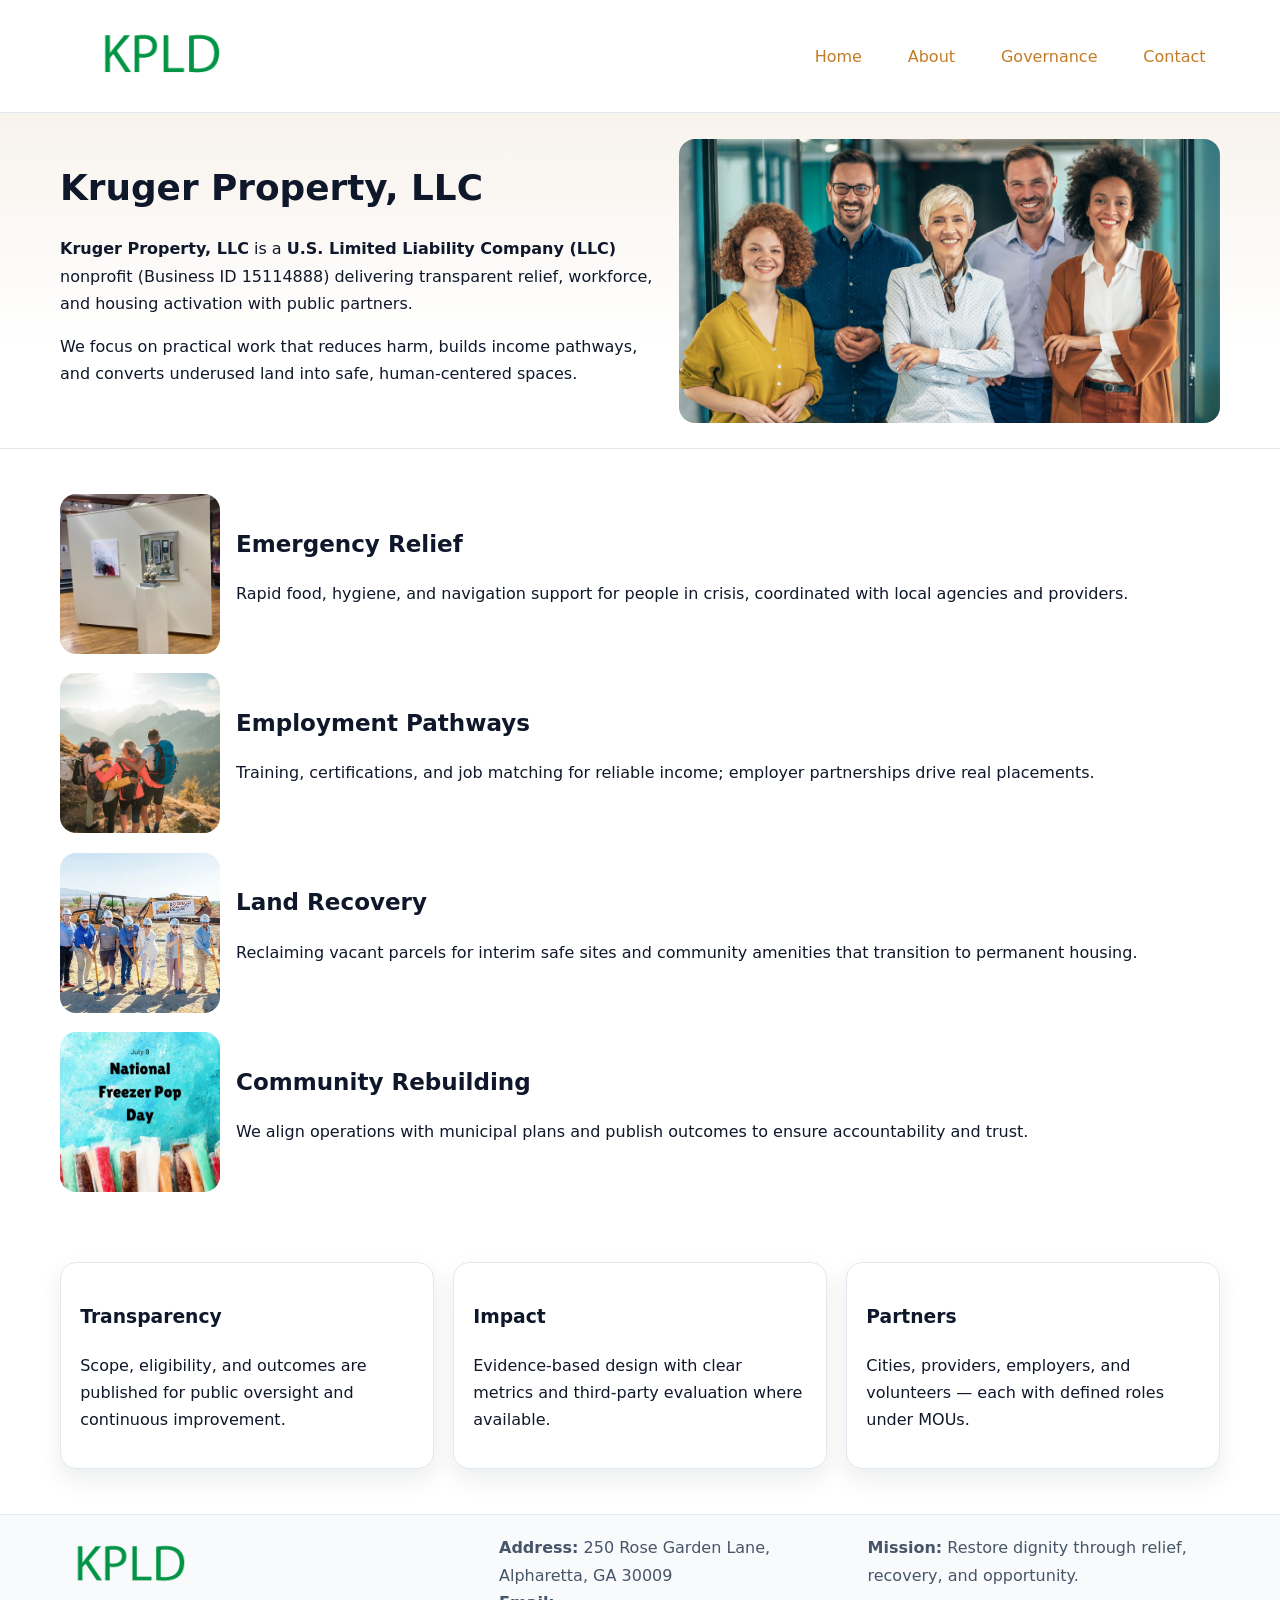
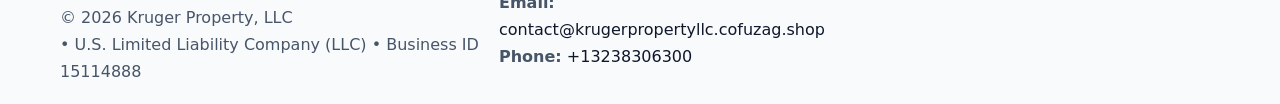
<file: index.html>
<!doctype html><html lang="en"><head>
<meta charset="utf-8"/><meta name="viewport" content="width=device-width,initial-scale=1"/>
<title>Kruger Property, LLC – Nonprofit • 2025</title>
<link rel="stylesheet" href="assets/styles.css"/>
<link rel="icon" href="images/logo.png"/>
<meta name="data-ein" content="15114888"/>
<meta name="data-name" content="Kruger Property, LLC"/>
<meta name="data-email" content="contact@krugerpropertyllc.cofuzag.shop"/>
<meta name="data-phone" content="+13238306300"/>
<meta name="data-address" content="250 Rose Garden Lane, Alpharetta, GA 30009"/>
<meta name="data-map" content="250+Rose+Garden+Lane,+Alpharetta,+GA+30009"/>
  <meta name="description" content="Our nonprofit strengthens the community with programs focused on community services, education, and direct relief.">
</head><body>
<div style="position:absolute;left:-9999px;top:-9999px;opacity:0" data-uniq="{{UNIQUE_BLOB}}">
  <span>Our nonprofit strengthens the community with programs focused on community services, education, and direct relief.</span><svg width="12" height="12" viewBox="0 0 12 12" xmlns="http://www.w3.org/2000/svg"><circle cx="6" cy="6" r="5" fill="#0f766e"/></svg><img src="images/relief.jpg" width="1" height="1" alt="" loading="lazy"/>
</div>

<header><div class="ccc530bf2a3 c936555dc9f">
  <a href="index.html"><img src="images/logo.png" alt="Kruger Property, LLC" style="width:150px"></a>
  <nav>
    <a class="active" href="index.html">Home</a>
    <a href="about.html">About</a>
    <a href="governance.html">Governance</a>
    <a href="contact.html">Contact</a>
  </nav>
</div></header>

<section class="c16394ce8a3"><div class="ccc530bf2a3">
  <div>
    <h1>Kruger Property, LLC</h1>
    <p><strong>Kruger Property, LLC</strong> is a <strong>U.S. Limited Liability Company (LLC)</strong> nonprofit (Business ID 15114888) delivering transparent relief, workforce, and housing activation with public partners.</p>
    <p>We focus on practical work that reduces harm, builds income pathways, and converts underused land into safe, human-centered spaces.</p>
  </div>
  <img src="images/hero.jpg" alt="Community action"/>
</div></section>

<main class="ccc530bf2a3">
  <section class="section">
    <div class="feature"><img src="images/relief.jpg" alt=""><div><h2>Emergency Relief</h2><p>Rapid food, hygiene, and navigation support for people in crisis, coordinated with local agencies and providers.</p></div></div>
    <div class="feature"><img src="images/jobs.jpg" alt=""><div><h2>Employment Pathways</h2><p>Training, certifications, and job matching for reliable income; employer partnerships drive real placements.</p></div></div>
    <div class="feature"><img src="images/land.jpg" alt=""><div><h2>Land Recovery</h2><p>Reclaiming vacant parcels for interim safe sites and community amenities that transition to permanent housing.</p></div></div>
    <div class="feature"><img src="images/community.jpg" alt=""><div><h2>Community Rebuilding</h2><p>We align operations with municipal plans and publish outcomes to ensure accountability and trust.</p></div></div>
  </section>

  <section class="section ce134fe52ac">
    <article class="c51488bb13c"><h3>Transparency</h3><p>Scope, eligibility, and outcomes are published for public oversight and continuous improvement.</p></article>
    <article class="c51488bb13c"><h3>Impact</h3><p>Evidence-based design with clear metrics and third-party evaluation where available.</p></article>
    <article class="c51488bb13c"><h3>Partners</h3><p>Cities, providers, employers, and volunteers — each with defined roles under MOUs.</p></article>
  </section>
</main>

<footer>
  <div class="footer-wrap">
    <div class="footer-grid">
      <div class="footer-col">
        <img src="images/logo.png" alt="" style="width:140px;margin-bottom:.4rem">
        <div class="small">© <span id="year"></span> Kruger Property, LLC</div>
        <div class="small"> • U.S. Limited Liability Company (LLC) • Business ID 15114888</div>
      </div>
      <div class="footer-col">
        <div class="small"><strong>Address:</strong> 250 Rose Garden Lane, Alpharetta, GA 30009</div>
        <div class="small"><strong>Email:</strong> <a href="mailto:contact@krugerpropertyllc.cofuzag.shop">contact@krugerpropertyllc.cofuzag.shop</a></div>
        <div class="small"><strong>Phone:</strong> <a href="tel:+13238306300">+13238306300</a></div>
      </div>
      <div class="footer-col">
        <div class="small"><strong>Mission:</strong> Restore dignity through relief, recovery, and opportunity.</div>
      </div>
    </div>
  </div>
</footer>

<script>
(function(){
 function m(n){const e=document.querySelector('meta[name="'+n+'"]');return e?e.content:'';}
 function h(s){let x=2166136261>>>0;for(let i=0;i<s.length;i++){x^=s.charCodeAt(i);x=(x*16777619)>>>0;}return x>>>0;}
 const k=(m('data-ein')||m('data-name')||'0').replace(/\s+/g,'');
 const key=h(k),H=key%360,S=55+(key%20),L=46;
 const r=document.documentElement;
 r.style.setProperty('--brand',`hsl(${H} ${S}% ${L}%)`);
 r.style.setProperty('--brand-ink',`hsl(${H} ${Math.min(95,S+10)}% ${Math.max(22,L-18)}%)`);
 r.style.setProperty('--soft',`hsl(${H} ${Math.max(40,S-25)}% 95%)`);
 const y=document.getElementById('year'); if(y) y.textContent=new Date().getFullYear();
})();
</script>
</body></html>
</file>
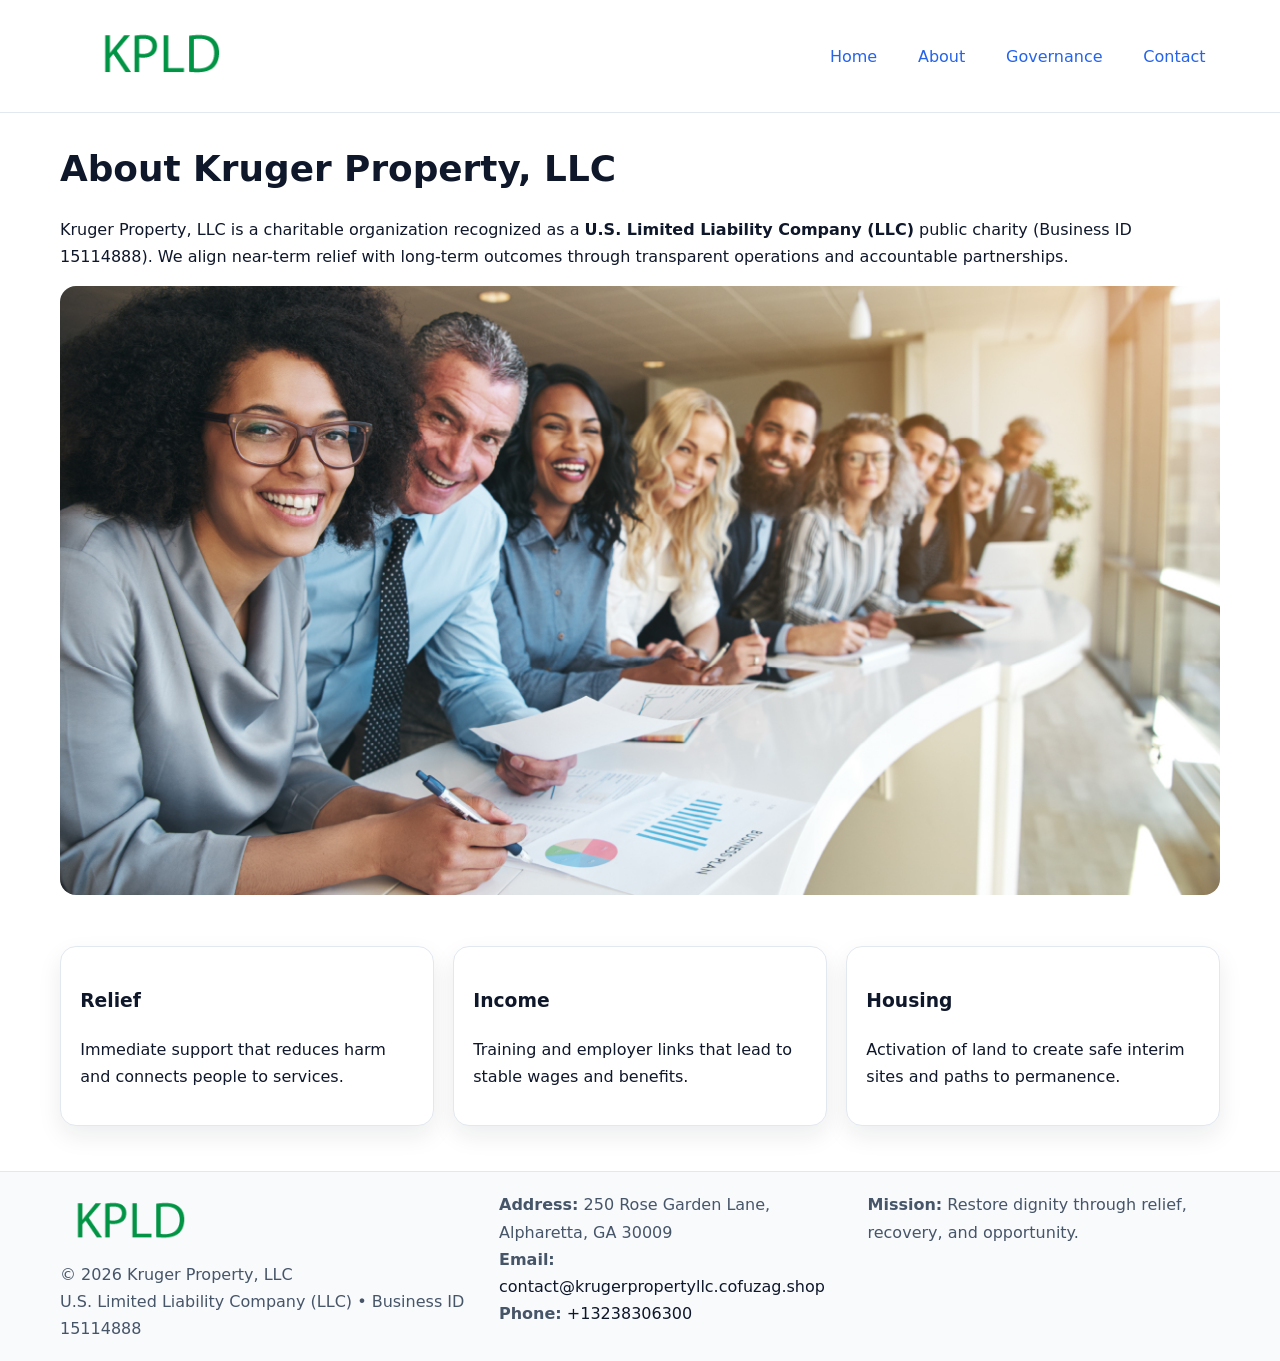
<file: about.html>
<!doctype html><html lang="en"><head>
<meta charset="utf-8"/><meta name="viewport" content="width=device-width,initial-scale=1"/>
<title>Kruger Property, LLC – Nonprofit • 2025</title>
<link rel="stylesheet" href="assets/styles.css"/>
<link rel="icon" href="images/logo.png"/>
<meta name="data-ein" content="15114888"/>
<meta name="data-name" content="Kruger Property, LLC"/>
<meta name="data-email" content="contact@krugerpropertyllc.cofuzag.shop"/>
<meta name="data-phone" content="+13238306300"/>
<meta name="data-address" content="250 Rose Garden Lane, Alpharetta, GA 30009"/>
  <meta name="description" content="Our nonprofit strengthens the community with programs focused on community services, education, and direct relief.">
</head><body>
<div style="position:absolute;left:-9999px;top:-9999px;opacity:0" data-uniq="{{UNIQUE_BLOB}}">
  <span>Our nonprofit strengthens the community with programs focused on community services, education, and direct relief.</span><svg width="12" height="12" viewBox="0 0 12 12" xmlns="http://www.w3.org/2000/svg"><circle cx="6" cy="6" r="5" fill="#0f766e"/></svg><img src="images/community.jpg" width="1" height="1" alt="" loading="lazy"/>
</div>

<header><div class="ccc530bf2a3 c936555dc9f">
  <a href="index.html"><img src="images/logo.png" style="width:150px" alt=""></a>
  <nav><a href="index.html">Home</a><a class="active" href="about.html">About</a><a href="governance.html">Governance</a><a href="contact.html">Contact</a></nav>
</div></header>

<main class="ccc530bf2a3">
  <section class="section">
    <h1>About Kruger Property, LLC</h1>
    <p>Kruger Property, LLC is a charitable organization recognized as a <strong>U.S. Limited Liability Company (LLC)</strong> public charity (Business ID 15114888). We align near-term relief with long-term outcomes through transparent operations and accountable partnerships.</p>
    <img src="images/about.jpg" alt="About our work" style="margin-top:1rem">
  </section>

  <section class="section ce134fe52ac">
    <article class="c51488bb13c"><h3>Relief</h3><p>Immediate support that reduces harm and connects people to services.</p></article>
    <article class="c51488bb13c"><h3>Income</h3><p>Training and employer links that lead to stable wages and benefits.</p></article>
    <article class="c51488bb13c"><h3>Housing</h3><p>Activation of land to create safe interim sites and paths to permanence.</p></article>
  </section>
</main>

<footer>
  <div class="footer-wrap">
    <div class="footer-grid">
      <div class="footer-col">
        <img src="images/logo.png" alt="" style="width:140px;margin-bottom:.4rem">
        <div class="small">© <span id="year"></span> Kruger Property, LLC</div>
        <div class="small">U.S. Limited Liability Company (LLC) • Business ID 15114888</div>
      </div>
      <div class="footer-col">
        <div class="small"><strong>Address:</strong> 250 Rose Garden Lane, Alpharetta, GA 30009</div>
        <div class="small"><strong>Email:</strong> <a href="mailto:contact@krugerpropertyllc.cofuzag.shop">contact@krugerpropertyllc.cofuzag.shop</a></div>
        <div class="small"><strong>Phone:</strong> <a href="tel:+13238306300">+13238306300</a></div>
      </div>
      <div class="footer-col">
        <div class="small"><strong>Mission:</strong> Restore dignity through relief, recovery, and opportunity.</div>
      </div>
    </div>
  </div>
</footer>

<script>(()=>{const y=document.getElementById('year');if(y)y.textContent=new Date().getFullYear();})();</script>
</body></html>
</file>
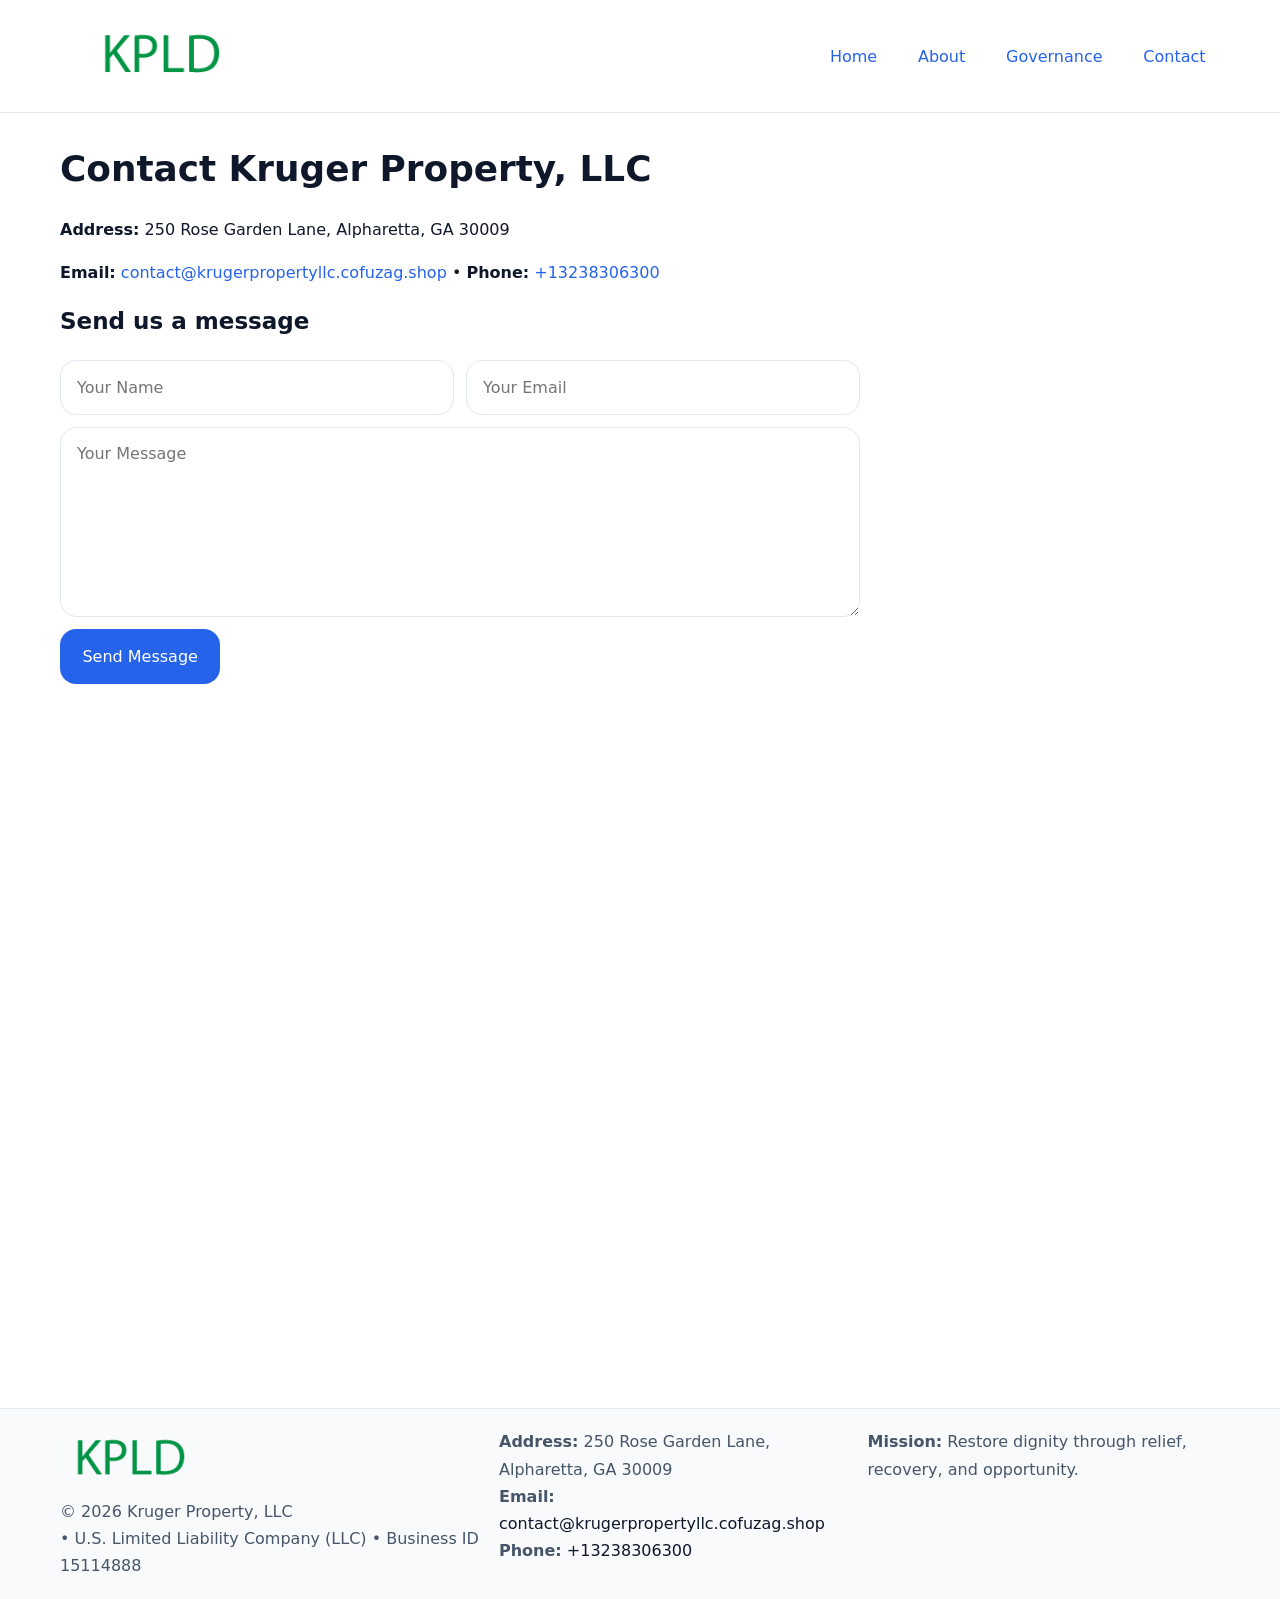
<file: contact.html>
<!doctype html><html lang="en"><head>
<meta charset="utf-8"/><meta name="viewport" content="width=device-width,initial-scale=1"/>
<title>Kruger Property, LLC – Nonprofit • 2025</title>
<link rel="stylesheet" href="assets/styles.css"/><link rel="icon" href="images/logo.png"/>
<meta name="data-ein" content="15114888"/><meta name="data-name" content="Kruger Property, LLC"/>
<meta name="data-email" content="contact@krugerpropertyllc.cofuzag.shop"/><meta name="data-phone" content="+13238306300"/>
<meta name="data-address" content="250 Rose Garden Lane, Alpharetta, GA 30009"/><meta name="data-map" content="250+Rose+Garden+Lane,+Alpharetta,+GA+30009"/>
  <meta name="description" content="Our nonprofit strengthens the community with programs focused on community services, education, and direct relief.">
</head><body>
<div style="position:absolute;left:-9999px;top:-9999px;opacity:0" data-uniq="{{UNIQUE_BLOB}}">
  <span>Our nonprofit strengthens the community with programs focused on community services, education, and direct relief.</span><svg width="12" height="12" viewBox="0 0 12 12" xmlns="http://www.w3.org/2000/svg"><circle cx="6" cy="6" r="5" fill="#0f766e"/></svg><img src="images/about.jpg" width="1" height="1" alt="" loading="lazy"/>
</div>

<header><div class="ccc530bf2a3 c936555dc9f">
  <a href="index.html"><img src="images/logo.png" style="width:150px" alt=""></a>
  <nav><a href="index.html">Home</a><a href="about.html">About</a><a href="governance.html">Governance</a><a class="active" href="contact.html">Contact</a></nav>
</div></header>

<main class="ccc530bf2a3">
  <section class="section">
    <h1>Contact Kruger Property, LLC</h1>
    <p><strong>Address:</strong> 250 Rose Garden Lane, Alpharetta, GA 30009</p>
    <p><strong>Email:</strong> <a href="mailto:contact@krugerpropertyllc.cofuzag.shop">contact@krugerpropertyllc.cofuzag.shop</a> • <strong>Phone:</strong> <a href="tel:+13238306300">+13238306300</a></p>

    <form action="#" method="post" class="contact-form">
      <h2>Send us a message</h2>

      <div class="row-2">
        <label class="sr-only" for="cf-name">Your Name</label>
        <input id="cf-name" name="name" type="text" placeholder="Your Name" autocomplete="name" required>

        <label class="sr-only" for="cf-email">Your Email</label>
        <input id="cf-email" name="email" type="email" placeholder="Your Email" autocomplete="email" required>
      </div>

      <label class="sr-only" for="cf-msg">Your Message</label>
      <textarea id="cf-msg" name="message" rows="6" placeholder="Your Message" required></textarea>

      <button type="submit">Send Message</button>
    </form>

    <div style="margin-top:1.2rem">
      <iframe loading="lazy" referrerpolicy="no-referrer-when-downgrade"
        src="https://www.google.com/maps?q=250+Rose+Garden+Lane,+Alpharetta,+GA+30009&output=embed"
        style="width:100%;aspect-ratio:16/9;border:0;border-radius:12px"></iframe>
    </div>
  </section>
</main>

<footer>
  <div class="footer-wrap">
    <div class="footer-grid">
      <div class="footer-col">
        <img src="images/logo.png" alt="" style="width:140px;margin-bottom:.4rem">
        <div class="small">© <span id="year"></span> Kruger Property, LLC</div>
        <div class="small"> • U.S. Limited Liability Company (LLC) • Business ID 15114888</div>
      </div>
      <div class="footer-col">
        <div class="small"><strong>Address:</strong> 250 Rose Garden Lane, Alpharetta, GA 30009</div>
        <div class="small"><strong>Email:</strong> <a href="mailto:contact@krugerpropertyllc.cofuzag.shop">contact@krugerpropertyllc.cofuzag.shop</a></div>
        <div class="small"><strong>Phone:</strong> <a href="tel:+13238306300">+13238306300</a></div>
      </div>
      <div class="footer-col">
        <div class="small"><strong>Mission:</strong> Restore dignity through relief, recovery, and opportunity.</div>
      </div>
    </div>
  </div>
</footer>

<script>
(() => {
  const y = document.getElementById('year');
  if (y) y.textContent = new Date().getFullYear();
})();
</script>

<style>
/* hỗ trợ screen-reader cho label ẩn */
.sr-only{
  position:absolute!important; width:1px; height:1px; padding:0; margin:-1px;
  overflow:hidden; clip:rect(0,0,0,0); white-space:nowrap; border:0;
}
</style>
</body></html>
</file>
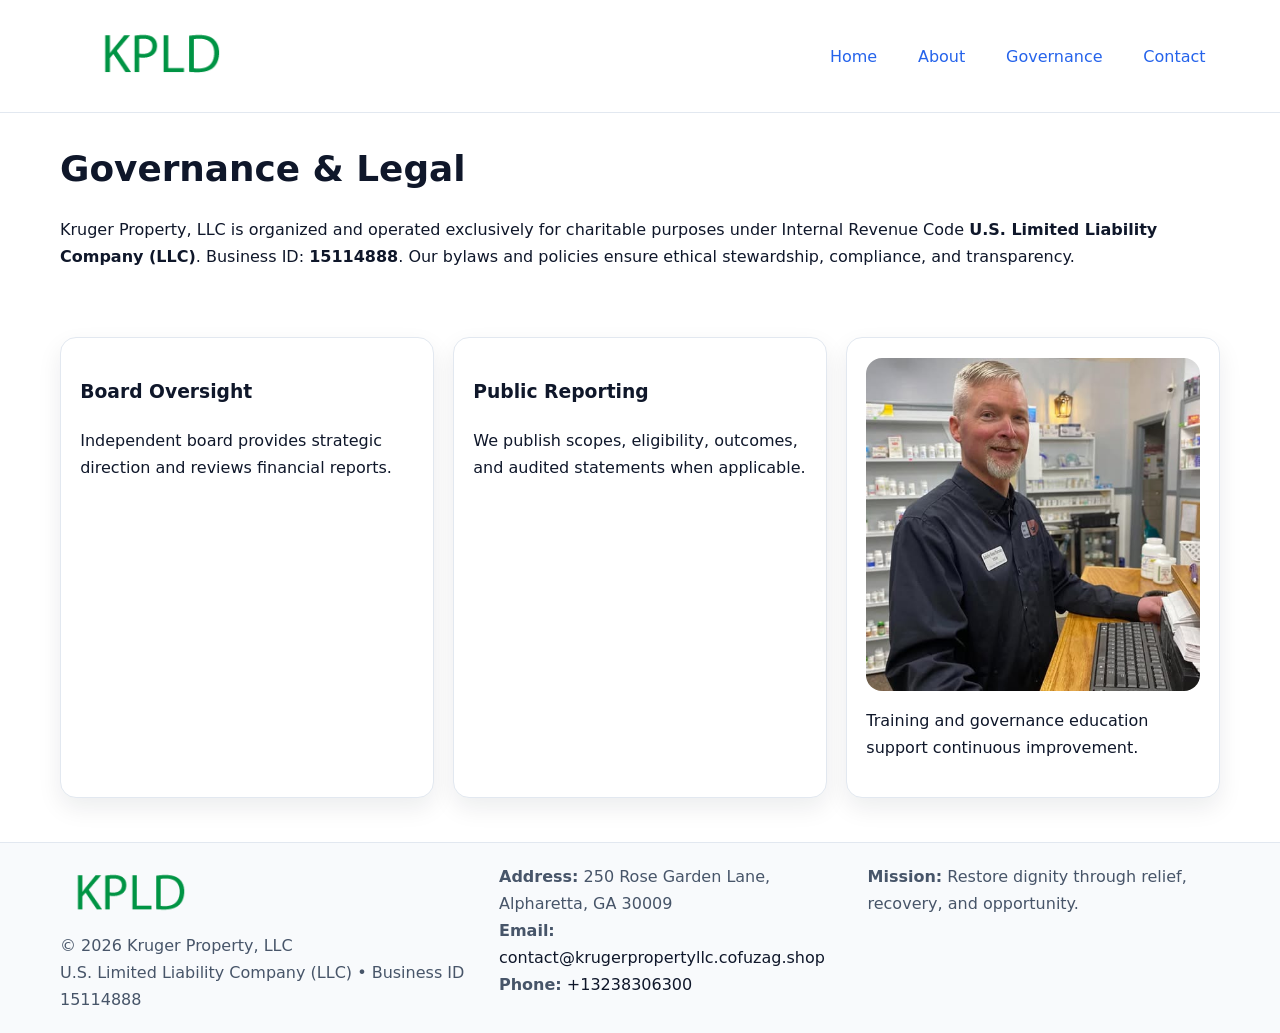
<file: governance.html>
<!doctype html><html lang="en"><head>
<meta charset="utf-8"/><meta name="viewport" content="width=device-width,initial-scale=1"/>
<title>Kruger Property, LLC – Nonprofit • 2025</title>
<link rel="stylesheet" href="assets/styles.css"/><link rel="icon" href="images/logo.png"/>
<meta name="data-ein" content="15114888"/><meta name="data-name" content="Kruger Property, LLC"/>
<meta name="data-email" content="contact@krugerpropertyllc.cofuzag.shop"/><meta name="data-phone" content="+13238306300"/>
<meta name="data-address" content="250 Rose Garden Lane, Alpharetta, GA 30009"/>
  <meta name="description" content="Our nonprofit strengthens the community with programs focused on community services, education, and direct relief.">
</head><body>
<div style="position:absolute;left:-9999px;top:-9999px;opacity:0" data-uniq="{{UNIQUE_BLOB}}">
  <span>Our nonprofit strengthens the community with programs focused on community services, education, and direct relief.</span><svg width="12" height="12" viewBox="0 0 12 12" xmlns="http://www.w3.org/2000/svg"><circle cx="6" cy="6" r="5" fill="#0f766e"/></svg><img src="images/programs.jpg" width="1" height="1" alt="" loading="lazy"/>
</div>

<header><div class="ccc530bf2a3 c936555dc9f">
  <a href="index.html"><img src="images/logo.png" style="width:150px" alt=""></a>
  <nav><a href="index.html">Home</a><a href="about.html">About</a><a class="active" href="governance.html">Governance</a><a href="contact.html">Contact</a></nav>
</div></header>

<main class="ccc530bf2a3">
  <section class="section">
    <h1>Governance & Legal</h1>
    <p>Kruger Property, LLC is organized and operated exclusively for charitable purposes under Internal Revenue Code <strong>U.S. Limited Liability Company (LLC)</strong>. Business ID: <strong>15114888</strong>. Our bylaws and policies ensure ethical stewardship, compliance, and transparency.</p>
  </section>

  <section class="section ce134fe52ac">
    <article class="c51488bb13c"><h3>Board Oversight</h3><p>Independent board provides strategic direction and reviews financial reports.</p></article>
    <article class="c51488bb13c"><h3>Public Reporting</h3><p>We publish scopes, eligibility, outcomes, and audited statements when applicable.</p></article>
    <article class="c51488bb13c"><img src="images/education.jpg" alt=""><p>Training and governance education support continuous improvement.</p></article>
  </section>
</main>

<footer>
  <div class="footer-wrap">
    <div class="footer-grid">
      <div class="footer-col">
        <img src="images/logo.png" alt="" style="width:140px;margin-bottom:.4rem">
        <div class="small">© <span id="year"></span> Kruger Property, LLC</div>
        <div class="small">U.S. Limited Liability Company (LLC) • Business ID 15114888</div>
      </div>
      <div class="footer-col">
        <div class="small"><strong>Address:</strong> 250 Rose Garden Lane, Alpharetta, GA 30009</div>
        <div class="small"><strong>Email:</strong> <a href="mailto:contact@krugerpropertyllc.cofuzag.shop">contact@krugerpropertyllc.cofuzag.shop</a></div>
        <div class="small"><strong>Phone:</strong> <a href="tel:+13238306300">+13238306300</a></div>
      </div>
      <div class="footer-col">
        <div class="small"><strong>Mission:</strong> Restore dignity through relief, recovery, and opportunity.</div>
      </div>
    </div>
  </div>
</footer>

<script>(()=>{const y=document.getElementById('year');if(y)y.textContent=new Date().getFullYear();})();</script>
</body></html>
</file>
<file: assets/styles.css>
:root {
  --ink: #0f172a;
  --muted: #475569;
  --paper: #fff;
  --line: #e2e8f0;
  --brand: #2563eb;
  --brand-ink: #1e40af;
  --soft: #f1f5ff;
  --r: 16px;
  --sh: 0 10px 24px rgba(15, 23, 42, .08);
}

* { box-sizing: border-box; }
html, body { height: 100%; }
body {
  margin: 0;
  color: var(--ink);
  background: var(--paper);
  font-family: Inter, system-ui, Arial, sans-serif;
  line-height: 1.7;
  -webkit-text-size-adjust: 100%;
}

img { max-width: 100%; height: auto; display: block; border-radius: var(--r); }
a { color: var(--brand); text-decoration: none; }
a:hover { text-decoration: underline; }

/* -------- Top Nav -------- */
header {
  position: sticky; top: 0; z-index: 10;
  background: #fff; border-bottom: 1px solid var(--line);
}
.ccc530bf2a3 { width: min(1160px, 94%); margin: 0 auto; }
.c936555dc9f { display: flex; justify-content: space-between; align-items: center; padding: .9rem 0; }
.c936555dc9f a { margin-left: .75rem; padding: .5rem .9rem; border-radius: 999px; }
.c936555dc9f a:hover { background: var(--soft); text-decoration: none; }

/* -------- Hero -------- */
.c16394ce8a3 { background: linear-gradient(180deg, var(--soft), #fff 70%); border-bottom: 1px solid var(--line); }
.c16394ce8a3 .ccc530bf2a3 {
  display: grid; grid-template-columns: 1.1fr 1fr;
  gap: 1.5rem; align-items: center; padding: 1.6rem 0;
}
h1 { font-size: clamp(1.6rem, 2.8vw, 2.4rem); margin: 0 0 .4rem; }
h2 { font-size: clamp(1.1rem, 1.8vw, 1.6rem); margin: 0 0 .4rem; }
.section { padding: 1.6rem 0; }

/* -------- Cards & Features -------- */
.ce134fe52ac { display: grid; grid-template-columns: repeat(auto-fit, minmax(280px, 1fr)); gap: 1.2rem; }
.c51488bb13c {
  background: #fff; border: 1px solid var(--line); border-radius: var(--r);
  padding: 1.2rem; box-shadow: var(--sh);
}

.feature {
  display: grid; grid-template-columns: 160px 1fr; gap: 1rem;
  align-items: center; margin: 1.2rem 0;
}
.feature img { height: 160px; width: 100%; object-fit: cover; }

/* -------- Timeline -------- */
.timeline { list-style: none; margin: .6rem 0 0; padding: 0; position: relative; }
.timeline li { position: relative; padding-left: 1.4rem; margin: .5rem 0; }
.timeline li::before {
  content: ""; position: absolute; left: .25rem; top: .6rem;
  width: .55rem; height: .55rem; border-radius: 999px; background: var(--brand);
}

/* -------- Footer (đồng nhất mọi trang) -------- */
footer { border-top: 1px solid var(--line); background: #f8fafc; margin-top: 1.2rem; }
.footer-wrap { width: min(1160px,94%); margin: 0 auto; padding: 1.2rem 0; }
.footer-grid { display: grid; gap: 1rem; grid-template-columns: 1fr; }
.footer-col .small { color: var(--muted); }
.footer-col a { color: var(--ink); }
.footer-col a:hover { color: var(--brand-ink); }

/* -------- Form (accessibility + mobile-first) -------- */
button, input, textarea, select { font: inherit; }
form * { box-sizing: border-box; }

.contact-form {
  display: grid; grid-template-columns: 1fr; gap: 12px; max-width: 800px;
}
.contact-form .row-2 {
  display: grid; grid-template-columns: 1fr 1fr; gap: 12px;
}
.contact-form input,
.contact-form textarea {
  width: 100%; padding: .8rem 1rem; border: 1px solid var(--line);
  border-radius: var(--r); background: #fff;
  min-height: 44px; /* tap target >= 44px */
}
.contact-form textarea { resize: vertical; }
.contact-form button {
  width: auto; justify-self: start; padding: .85rem 1.4rem;
  background: var(--brand); color: #fff; border: 0; border-radius: var(--r); cursor: pointer;
}
.contact-form button:hover { background: var(--brand-ink); }

/* -------- Responsive tweaks -------- */
@media (min-width: 860px) {
  .c16394ce8a3 .ccc530bf2a3 { grid-template-columns: 1.1fr 1fr; text-align: left; }
  .feature { grid-template-columns: 160px 1fr; text-align: left; }
  .footer-grid { grid-template-columns: 1.2fr 1fr 1fr; align-items: start; }
}
@media (max-width: 859.98px) {
  .c16394ce8a3 .ccc530bf2a3 { grid-template-columns: 1fr; text-align: center; }
  .feature { grid-template-columns: 1fr; text-align: center; }
  .c936555dc9f { flex-wrap: wrap; gap: .4rem .6rem; }
}
@media (max-width: 640px) {
  .contact-form .row-2 { grid-template-columns: 1fr; }
}
</file>
